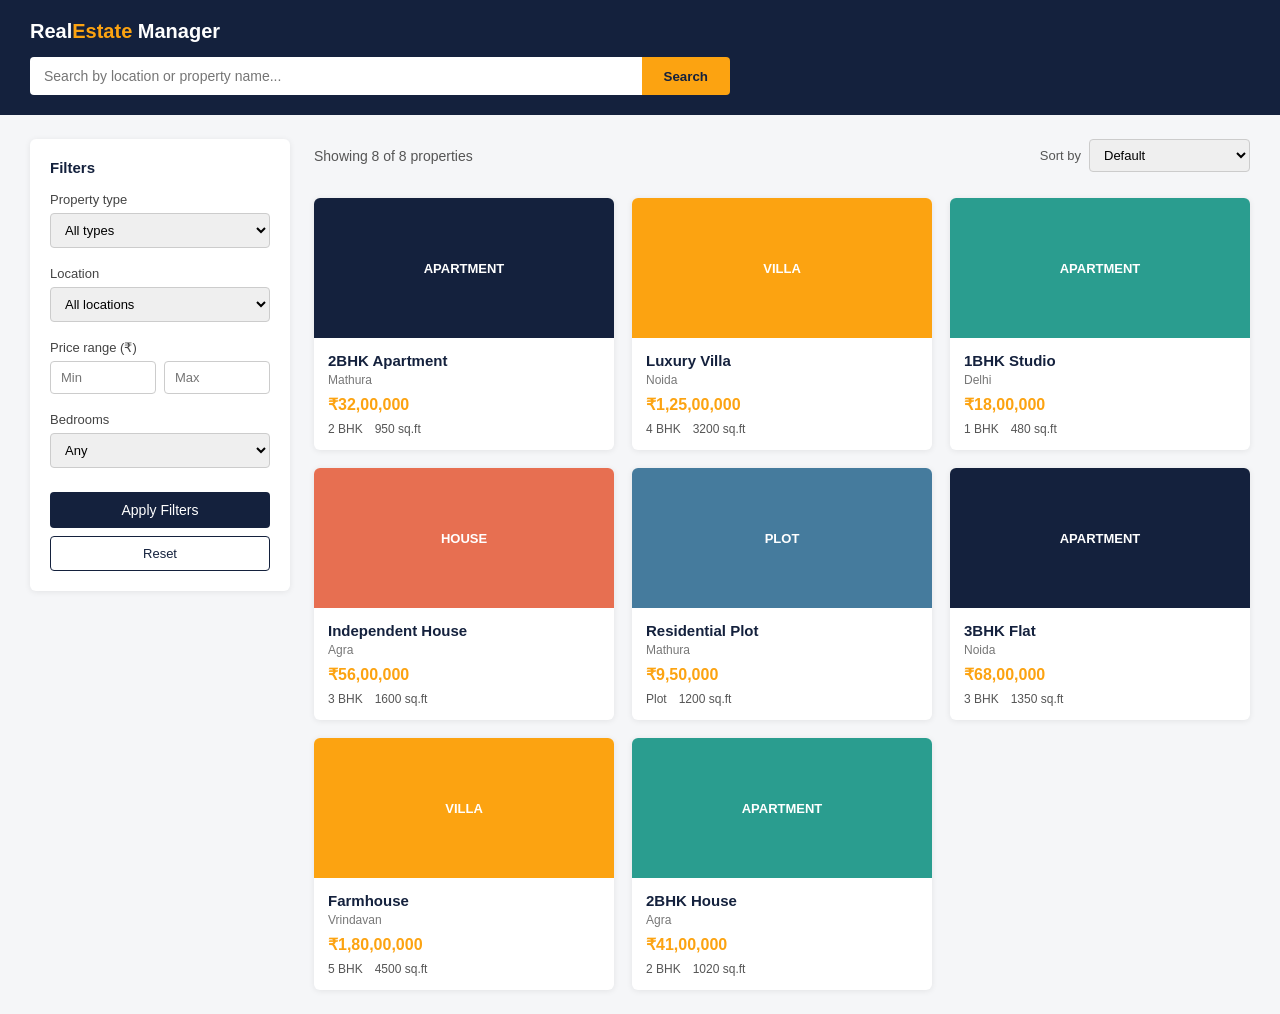
<file: feature-search-filter/index.html>
<!DOCTYPE html>
<html lang="en">
<head>
  <meta charset="UTF-8" />
  <meta name="viewport" content="width=device-width, initial-scale=1.0" />
  <title>Search Properties - RealEstate Manager</title>
  <link rel="stylesheet" href="search.css" />
</head>
<body onload="loadProperties()">

  <!-- ===== Top search bar ===== -->
  <div class="search-header">
    <h1>Real<span>Estate</span> Manager</h1>
    <div class="search-bar">
      <input
        type="text"
        id="searchInput"
        placeholder="Search by location or property name..."
        onkeypress="handleSearchKeypress(event)"
      />
      <button onclick="applyFilters()">Search</button>
    </div>
  </div>

  <div class="page-body">

    <!-- ===== Filters sidebar ===== -->
    <div class="filters-panel">
      <h3>Filters</h3>

      <div class="filter-group">
        <label for="typeFilter">Property type</label>
        <select id="typeFilter">
          <option value="all">All types</option>
          <option value="apartment">Apartment</option>
          <option value="house">House</option>
          <option value="villa">Villa</option>
          <option value="plot">Plot</option>
        </select>
      </div>

      <div class="filter-group">
        <label for="locationFilter">Location</label>
        <select id="locationFilter">
          <option value="all">All locations</option>
        </select>
      </div>

      <div class="filter-group">
        <label>Price range (₹)</label>
        <div class="price-inputs">
          <input type="number" id="minPrice" placeholder="Min" />
          <input type="number" id="maxPrice" placeholder="Max" />
        </div>
        <div class="error-text" id="priceError">Min price, max price se zyada nahi ho sakta.</div>
      </div>

      <div class="filter-group">
        <label for="bedroomsFilter">Bedrooms</label>
        <select id="bedroomsFilter">
          <option value="any">Any</option>
          <option value="1">1</option>
          <option value="2">2</option>
          <option value="3">3</option>
          <option value="4">4+</option>
        </select>
      </div>

      <button class="btn-apply" onclick="applyFilters()">Apply Filters</button>
      <button class="btn-reset" onclick="resetFilters()">Reset</button>
    </div>

    <!-- ===== Results ===== -->
    <div class="results-area">
      <div class="results-top">
        <div class="results-meta" id="resultsMeta">Loading properties...</div>
        <div class="sort-box">
          <label for="sortSelect">Sort by</label>
          <select id="sortSelect">
            <option value="default">Default</option>
            <option value="price-low">Price: Low to High</option>
            <option value="price-high">Price: High to Low</option>
            <option value="area-high">Area: Large to Small</option>
            <option value="area-low">Area: Small to Large</option>
          </select>
        </div>
      </div>
      <div class="active-filters" id="activeFilters"></div>
      <div class="results-grid" id="resultsGrid"></div>
    </div>

  </div>

  <script src="filter.js"></script>
</body>
</html>
</file>
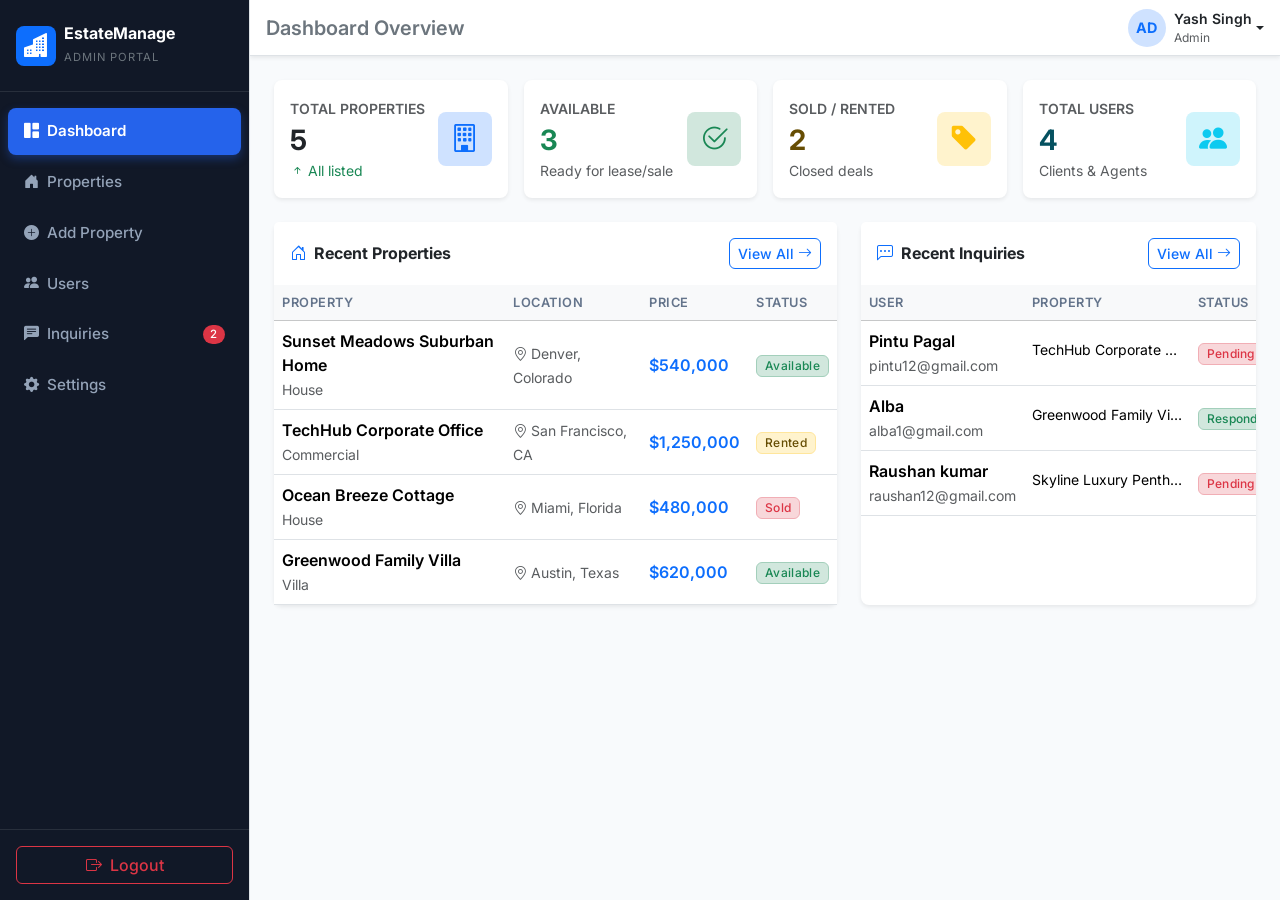
<file: feature-admin/Admin-pannel/index.html>
<!DOCTYPE html>
<html lang="en">
<head>
  <meta charset="UTF-8" />
  <meta name="viewport" content="width=device-width, initial-scale=1.0" />
  <title>Real Estate Admin Panel</title>

  <!-- Google Font (Inter) -->
  <link rel="preconnect" href="https://fonts.googleapis.com" />
  <link rel="preconnect" href="https://fonts.gstatic.com" crossorigin />
  <link href="https://fonts.googleapis.com/css2?family=Inter:wght@400;500;600;700&display=swap" rel="stylesheet" />

  <!-- Bootstrap 5 CSS CDN -->
  <link href="https://cdn.jsdelivr.net/npm/bootstrap@5.3.2/dist/css/bootstrap.min.css" rel="stylesheet" />

  <!-- Bootstrap Icons CDN -->
  <link rel="stylesheet" href="https://cdn.jsdelivr.net/npm/bootstrap-icons@1.11.3/font/bootstrap-icons.min.css" />

  <!-- Custom CSS -->
  <link rel="stylesheet" href="style.css" />
</head>
<body>

  <!-- Toast Notification Container (Fixed at top right) -->
  <div class="toast-container position-fixed top-0 end-0 p-3" style="z-index: 1080;">
    <div id="liveToast" class="toast align-items-center text-white border-0 shadow-lg" role="alert" aria-live="assertive" aria-atomic="true">
      <div class="d-flex">
        <div class="toast-body d-flex align-items-center gap-2">
          <i id="toastIcon" class="bi bi-check-circle-fill fs-5"></i>
          <span id="toastMessage">Action completed successfully!</span>
        </div>
        <button type="button" class="btn-close btn-close-white me-2 m-auto" data-bs-dismiss="toast" aria-label="Close"></button>
      </div>
    </div>
  </div>

  <div class="d-flex" id="wrapper">

    <!-- ==================== SIDEBAR ==================== -->
    <aside id="sidebar-wrapper" class="bg-dark text-white border-end">
      <!-- Sidebar Brand -->
      <div class="sidebar-heading d-flex align-items-center gap-2 px-3 py-4 border-bottom border-secondary border-opacity-25">
        <div class="brand-icon bg-primary text-white rounded-3 p-2 d-flex align-items-center justify-content-center">
          <i class="bi bi-buildings-fill fs-4"></i>
        </div>
        <div>
          <h6 class="mb-0 fw-bold text-white tracking-wide">EstateManage</h6>
          <small class="text-secondary text-uppercase" style="font-size: 0.7rem; letter-spacing: 1px;">Admin Portal</small>
        </div>
      </div>

      <!-- Navigation Links -->
      <div class="list-group list-group-flush my-3 px-2">
        <a href="#dashboard" class="list-group-item list-group-item-action active-nav" data-section="dashboard">
          <i class="bi bi-grid-1x2-fill me-2"></i> Dashboard
        </a>
        <a href="#properties" class="list-group-item list-group-item-action" data-section="properties">
          <i class="bi bi-house-door-fill me-2"></i> Properties
        </a>
        <a href="#add-property" class="list-group-item list-group-item-action" data-section="add-property">
          <i class="bi bi-plus-circle-fill me-2"></i> Add Property
        </a>
        <a href="#users" class="list-group-item list-group-item-action" data-section="users">
          <i class="bi bi-people-fill me-2"></i> Users
        </a>
        <a href="#inquiries" class="list-group-item list-group-item-action" data-section="inquiries">
          <i class="bi bi-chat-left-text-fill me-2"></i> Inquiries
          <span id="inquiryBadge" class="badge bg-danger rounded-pill ms-auto">2</span>
        </a>
        <a href="#settings" class="list-group-item list-group-item-action" data-section="settings">
          <i class="bi bi-gear-fill me-2"></i> Settings
        </a>
      </div>

      <!-- Sidebar Footer / Logout -->
      <div class="sidebar-footer mt-auto p-3 border-top border-secondary border-opacity-25">
        <button id="logoutBtn" class="btn btn-outline-danger w-100 d-flex align-items-center justify-content-center gap-2">
          <i class="bi bi-box-arrow-right"></i> Logout
        </button>
      </div>
    </aside>
    <!-- ==================== /SIDEBAR ==================== -->

    <!-- ==================== MAIN PAGE CONTENT ==================== -->
    <div id="page-content-wrapper" class="w-100">

      <!-- Top Navbar -->
      <nav class="navbar navbar-expand-lg navbar-light bg-white border-bottom shadow-sm px-3 py-2 sticky-top">
        <div class="container-fluid px-0">
          <button class="btn btn-light border d-lg-none me-2" id="sidebarToggle" aria-label="Toggle Navigation">
            <i class="bi bi-list fs-5"></i>
          </button>

          <h5 id="pageTitle" class="mb-0 fw-semibold text-secondary">Dashboard Overview</h5>

          <div class="d-flex align-items-center ms-auto gap-3">
            <div class="dropdown">
              <a href="#" class="d-flex align-items-center text-decoration-none dropdown-toggle text-dark" id="userMenu" data-bs-toggle="dropdown" aria-expanded="false">
                <div class="user-avatar bg-primary-subtle text-primary fw-bold rounded-circle d-flex align-items-center justify-content-center me-2">
                  AD
                </div>
                <div class="d-none d-md-block text-start">
                  <div class="fw-semibold small" id="headerAdminName">Yash Singh</div>
                  <div class="text-muted" style="font-size: 0.75rem;">Admin</div>
                </div>
              </a>
              <ul class="dropdown-menu dropdown-menu-end shadow-sm" aria-labelledby="userMenu">
                <li><a class="dropdown-item" href="#settings" onclick="navigateToSection('settings')"><i class="bi bi-person me-2"></i>Profile & Settings</a></li>
                <li><hr class="dropdown-divider"></li>
                <li><a class="dropdown-item text-danger" href="#" onclick="handleLogout()"><i class="bi bi-box-arrow-right me-2"></i>Logout</a></li>
              </ul>
            </div>
          </div>
        </div>
      </nav>

      <!-- Main Container for View Sections -->
      <main class="container-fluid p-4">

        <!-- ================= SECTION: DASHBOARD ================= -->
        <section id="section-dashboard" class="content-section">
          <!-- 4 Stat Cards -->
          <div class="row g-3 mb-4">
            <!-- Total Properties -->
            <div class="col-12 col-sm-6 col-xl-3">
              <div class="card stat-card border-0 shadow-sm rounded-3">
                <div class="card-body d-flex align-items-center justify-content-between p-3">
                  <div>
                    <span class="text-muted small text-uppercase fw-semibold">Total Properties</span>
                    <h3 class="fw-bold mb-0 mt-1" id="statTotalProperties">0</h3>
                    <small class="text-success"><i class="bi bi-arrow-up-short"></i> All listed</small>
                  </div>
                  <div class="stat-icon bg-primary-subtle text-primary rounded-3 p-3">
                    <i class="bi bi-building fs-3"></i>
                  </div>
                </div>
              </div>
            </div>

            <!-- Available Properties -->
            <div class="col-12 col-sm-6 col-xl-3">
              <div class="card stat-card border-0 shadow-sm rounded-3">
                <div class="card-body d-flex align-items-center justify-content-between p-3">
                  <div>
                    <span class="text-muted small text-uppercase fw-semibold">Available</span>
                    <h3 class="fw-bold mb-0 mt-1 text-success" id="statAvailableProperties">0</h3>
                    <small class="text-muted">Ready for lease/sale</small>
                  </div>
                  <div class="stat-icon bg-success-subtle text-success rounded-3 p-3">
                    <i class="bi bi-check2-circle fs-3"></i>
                  </div>
                </div>
              </div>
            </div>

            <!-- Sold / Rented Properties -->
            <div class="col-12 col-sm-6 col-xl-3">
              <div class="card stat-card border-0 shadow-sm rounded-3">
                <div class="card-body d-flex align-items-center justify-content-between p-3">
                  <div>
                    <span class="text-muted small text-uppercase fw-semibold">Sold / Rented</span>
                    <h3 class="fw-bold mb-0 mt-1 text-warning-emphasis" id="statClosedProperties">0</h3>
                    <small class="text-muted">Closed deals</small>
                  </div>
                  <div class="stat-icon bg-warning-subtle text-warning rounded-3 p-3">
                    <i class="bi bi-tag-fill fs-3"></i>
                  </div>
                </div>
              </div>
            </div>

            <!-- Total Users -->
            <div class="col-12 col-sm-6 col-xl-3">
              <div class="card stat-card border-0 shadow-sm rounded-3">
                <div class="card-body d-flex align-items-center justify-content-between p-3">
                  <div>
                    <span class="text-muted small text-uppercase fw-semibold">Total Users</span>
                    <h3 class="fw-bold mb-0 mt-1 text-info-emphasis" id="statTotalUsers">0</h3>
                    <small class="text-muted">Clients & Agents</small>
                  </div>
                  <div class="stat-icon bg-info-subtle text-info rounded-3 p-3">
                    <i class="bi bi-people-fill fs-3"></i>
                  </div>
                </div>
              </div>
            </div>
          </div>

          <!-- Tables Grid: Recent Properties & Recent Inquiries -->
          <div class="row g-4">
            <!-- Recent Properties -->
            <div class="col-12 col-xl-7">
              <div class="card border-0 shadow-sm rounded-3 h-100">
                <div class="card-header bg-white border-0 py-3 d-flex align-items-center justify-content-between">
                  <h6 class="mb-0 fw-bold"><i class="bi bi-house-door me-2 text-primary"></i>Recent Properties</h6>
                  <button class="btn btn-sm btn-outline-primary" onclick="navigateToSection('properties')">
                    View All <i class="bi bi-arrow-right"></i>
                  </button>
                </div>
                <div class="card-body p-0">
                  <div class="table-responsive">
                    <table class="table table-hover align-middle mb-0">
                      <thead class="table-light">
                        <tr>
                          <th>Property</th>
                          <th>Location</th>
                          <th>Price</th>
                          <th>Status</th>
                        </tr>
                      </thead>
                      <tbody id="dashboardRecentPropertiesBody">
                        <!-- Populated by JS -->
                      </tbody>
                    </table>
                  </div>
                </div>
              </div>
            </div>

            <!-- Recent Inquiries -->
            <div class="col-12 col-xl-5">
              <div class="card border-0 shadow-sm rounded-3 h-100">
                <div class="card-header bg-white border-0 py-3 d-flex align-items-center justify-content-between">
                  <h6 class="mb-0 fw-bold"><i class="bi bi-chat-left-dots me-2 text-primary"></i>Recent Inquiries</h6>
                  <button class="btn btn-sm btn-outline-primary" onclick="navigateToSection('inquiries')">
                    View All <i class="bi bi-arrow-right"></i>
                  </button>
                </div>
                <div class="card-body p-0">
                  <div class="table-responsive">
                    <table class="table table-hover align-middle mb-0">
                      <thead class="table-light">
                        <tr>
                          <th>User</th>
                          <th>Property</th>
                          <th>Status</th>
                        </tr>
                      </thead>
                      <tbody id="dashboardRecentInquiriesBody">
                        <!-- Populated by JS -->
                      </tbody>
                    </table>
                  </div>
                </div>
              </div>
            </div>
          </div>
        </section>

        <!-- ================= SECTION: PROPERTIES ================= -->
        <section id="section-properties" class="content-section d-none">
          <div class="card border-0 shadow-sm rounded-3 mb-4">
            <div class="card-body p-3 p-md-4">
              <div class="d-flex flex-column flex-md-row align-items-md-center justify-content-between gap-3 mb-3">
                <h5 class="fw-bold mb-0">Property Listings</h5>
                <button class="btn btn-primary d-flex align-items-center gap-2" onclick="navigateToSection('add-property')">
                  <i class="bi bi-plus-lg"></i> Add New Property
                </button>
              </div>

              <!-- Filter & Search Controls -->
              <div class="row g-2 align-items-center bg-light p-3 rounded-3 mb-3 border">
                <!-- Search Input -->
                <div class="col-12 col-md-5">
                  <div class="input-group">
                    <span class="input-group-text bg-white border-end-0"><i class="bi bi-search text-muted"></i></span>
                    <input type="text" id="searchInput" class="form-control border-start-0 ps-0" placeholder="Search by name or location..." />
                  </div>
                </div>

                <!-- Type Filter -->
                <div class="col-6 col-md-3">
                  <select id="typeFilter" class="form-select">
                    <option value="">All Types</option>
                    <option value="Apartment">Apartment</option>
                    <option value="House">House</option>
                    <option value="Villa">Villa</option>
                    <option value="Commercial">Commercial</option>
                  </select>
                </div>

                <!-- Status Filter -->
                <div class="col-6 col-md-3">
                  <select id="statusFilter" class="form-select">
                    <option value="">All Statuses</option>
                    <option value="Available">Available</option>
                    <option value="Sold">Sold</option>
                    <option value="Rented">Rented</option>
                  </select>
                </div>

                <!-- Reset Filter Button -->
                <div class="col-12 col-md-1 d-grid">
                  <button id="resetFilterBtn" class="btn btn-outline-secondary" title="Reset Filters">
                    <i class="bi bi-arrow-counterclockwise"></i>
                  </button>
                </div>
              </div>

              <!-- Properties Table -->
              <div class="table-responsive">
                <table class="table table-hover align-middle">
                  <thead class="table-light">
                    <tr>
                      <th style="width: 100px;">ID</th>
                      <th>Property Name</th>
                      <th>Location</th>
                      <th>Type</th>
                      <th>Price</th>
                      <th>Status</th>
                      <th class="text-end" style="min-width: 140px;">Action</th>
                    </tr>
                  </thead>
                  <tbody id="propertiesTableBody">
                    <!-- Populated by JS -->
                  </tbody>
                </table>
              </div>

              <!-- Empty State Notification -->
              <div id="noPropertiesMessage" class="text-center py-5 d-none">
                <i class="bi bi-search fs-1 text-muted"></i>
                <p class="text-muted mt-2">No properties found matching your search or filters.</p>
                <button class="btn btn-sm btn-outline-primary" onclick="resetFilters()">Clear Filters</button>
              </div>
            </div>
          </div>
        </section>

        <!-- ================= SECTION: ADD PROPERTY ================= -->
        <section id="section-add-property" class="content-section d-none">
          <div class="row justify-content-center">
            <div class="col-12 col-lg-10 col-xl-8">
              <div class="card border-0 shadow-sm rounded-3">
                <div class="card-header bg-white border-0 pt-4 pb-0 px-4">
                  <h5 class="fw-bold mb-1">Add New Property</h5>
                  <p class="text-muted small">Fill in the property details below to publish a new listing to the platform.</p>
                </div>
                <div class="card-body p-4">
                  <form id="addPropertyForm" novalidate>
                    <div class="row g-3">
                      <!-- Property Name -->
                      <div class="col-12 col-md-6">
                        <label for="propName" class="form-label fw-semibold">Property Name <span class="text-danger">*</span></label>
                        <input type="text" class="form-control" id="propName" placeholder="e.g. Sunset Luxury Villa" required />
                        <div class="invalid-feedback">Please provide a property name.</div>
                      </div>

                      <!-- Location -->
                      <div class="col-12 col-md-6">
                        <label for="propLocation" class="form-label fw-semibold">Location <span class="text-danger">*</span></label>
                        <input type="text" class="form-control" id="propLocation" placeholder="e.g. Beverly Hills, CA" required />
                        <div class="invalid-feedback">Please provide a location.</div>
                      </div>

                      <!-- Property Type -->
                      <div class="col-12 col-md-6">
                        <label for="propType" class="form-label fw-semibold">Property Type <span class="text-danger">*</span></label>
                        <select class="form-select" id="propType" required>
                          <option value="" disabled selected>Select property type</option>
                          <option value="Apartment">Apartment</option>
                          <option value="House">House</option>
                          <option value="Villa">Villa</option>
                          <option value="Commercial">Commercial</option>
                        </select>
                        <div class="invalid-feedback">Please select a property type.</div>
                      </div>

                      <!-- Price -->
                      <div class="col-12 col-md-6">
                        <label for="propPrice" class="form-label fw-semibold">Price ($) <span class="text-danger">*</span></label>
                        <div class="input-group">
                          <span class="input-group-text">$</span>
                          <input type="number" class="form-control" id="propPrice" placeholder="e.g. 450000" min="1" required />
                        </div>
                        <div class="invalid-feedback">Please enter a valid price.</div>
                      </div>

                      <!-- Bedrooms -->
                      <div class="col-6 col-md-4">
                        <label for="propBedrooms" class="form-label fw-semibold">Bedrooms</label>
                        <input type="number" class="form-control" id="propBedrooms" placeholder="e.g. 3" min="0" value="3" />
                      </div>

                      <!-- Bathrooms -->
                      <div class="col-6 col-md-4">
                        <label for="propBathrooms" class="form-label fw-semibold">Bathrooms</label>
                        <input type="number" class="form-control" id="propBathrooms" placeholder="e.g. 2" min="0" value="2" />
                      </div>

                      <!-- Area -->
                      <div class="col-12 col-md-4">
                        <label for="propArea" class="form-label fw-semibold">Area (sq ft)</label>
                        <input type="number" class="form-control" id="propArea" placeholder="e.g. 2400" min="1" value="2200" />
                      </div>

                      <!-- Status -->
                      <div class="col-12">
                        <label for="propStatus" class="form-label fw-semibold">Status <span class="text-danger">*</span></label>
                        <select class="form-select" id="propStatus" required>
                          <option value="Available" selected>Available</option>
                          <option value="Sold">Sold</option>
                          <option value="Rented">Rented</option>
                        </select>
                      </div>

                      <!-- Description -->
                      <div class="col-12">
                        <label for="propDescription" class="form-label fw-semibold">Description</label>
                        <textarea class="form-control" id="propDescription" rows="3" placeholder="Describe the key features, amenities, and surroundings..."></textarea>
                      </div>

                      <!-- Submit button -->
                      <div class="col-12 d-flex gap-2 justify-content-end pt-3">
                        <button type="reset" class="btn btn-light border px-4">Reset</button>
                        <button type="submit" class="btn btn-primary px-4 d-flex align-items-center gap-2">
                          <i class="bi bi-check-lg"></i> Add Property
                        </button>
                      </div>
                    </div>
                  </form>
                </div>
              </div>
            </div>
          </div>
        </section>

        <!-- ================= SECTION: USERS ================= -->
        <section id="section-users" class="content-section d-none">
          <div class="card border-0 shadow-sm rounded-3">
            <div class="card-body p-3 p-md-4">
              <div class="d-flex align-items-center justify-content-between mb-3">
                <h5 class="fw-bold mb-0">Registered Users</h5>
                <span class="badge bg-primary-subtle text-primary fs-6 px-3 py-2" id="userCountBadge">4 Total Users</span>
              </div>
              <div class="table-responsive">
                <table class="table table-hover align-middle">
                  <thead class="table-light">
                    <tr>
                      <th style="width: 100px;">User ID</th>
                      <th>Name</th>
                      <th>Email</th>
                      <th>Role</th>
                      <th>Status</th>
                      <th class="text-end" style="width: 120px;">Action</th>
                    </tr>
                  </thead>
                  <tbody id="usersTableBody">
                    <!-- Populated by JS -->
                  </tbody>
                </table>
              </div>
            </div>
          </div>
        </section>

        <!-- ================= SECTION: INQUIRIES ================= -->
        <section id="section-inquiries" class="content-section d-none">
          <div class="card border-0 shadow-sm rounded-3">
            <div class="card-body p-3 p-md-4">
              <div class="d-flex align-items-center justify-content-between mb-3">
                <h5 class="fw-bold mb-0">Client Inquiries</h5>
                <span class="text-muted small">Manage property inquiries and messages</span>
              </div>
              <div class="table-responsive">
                <table class="table table-hover align-middle">
                  <thead class="table-light">
                    <tr>
                      <th style="width: 110px;">Inquiry ID</th>
                      <th>User Name</th>
                      <th>Property</th>
                      <th>Email</th>
                      <th>Message</th>
                      <th>Status</th>
                      <th class="text-end" style="width: 140px;">Action</th>
                    </tr>
                  </thead>
                  <tbody id="inquiriesTableBody">
                    <!-- Populated by JS -->
                  </tbody>
                </table>
              </div>
            </div>
          </div>
        </section>

        <!-- ================= SECTION: SETTINGS ================= -->
        <section id="section-settings" class="content-section d-none">
          <div class="row justify-content-center">
            <div class="col-12 col-md-8 col-lg-6">
              <div class="card border-0 shadow-sm rounded-3">
                <div class="card-header bg-white border-0 pt-4 pb-0 px-4">
                  <h5 class="fw-bold mb-1">Admin Profile & Settings</h5>
                  <p class="text-muted small">Update your administrator profile information and account password.</p>
                </div>
                <div class="card-body p-4">
                  <form id="settingsForm">
                    <div class="mb-3">
                      <label for="settingAdminName" class="form-label fw-semibold">Admin Name</label>
                      <input type="text" class="form-control" id="settingAdminName" value="Alex Johnson" required />
                    </div>
                    <div class="mb-3">
                      <label for="settingAdminEmail" class="form-label fw-semibold">Admin Email</label>
                      <input type="email" class="form-control" id="settingAdminEmail" value="admin@estatemanage.com" required />
                    </div>
                    <div class="mb-4">
                      <label for="settingPassword" class="form-label fw-semibold">Change Password</label>
                      <input type="password" class="form-control" id="settingPassword" placeholder="Enter new password (optional)" />
                      <small class="text-muted">Leave blank if you do not wish to change your password.</small>
                    </div>
                    <div class="d-flex justify-content-end">
                      <button type="submit" class="btn btn-primary px-4 d-flex align-items-center gap-2">
                        <i class="bi bi-save2"></i> Save Settings
                      </button>
                    </div>
                  </form>
                </div>
              </div>
            </div>
          </div>
        </section>

      </main>
    </div>
    <!-- ==================== /MAIN PAGE CONTENT ==================== -->

  </div>

  <!-- ==================== VIEW PROPERTY MODAL ==================== -->
  <div class="modal fade" id="viewPropertyModal" tabindex="-1" aria-labelledby="viewPropertyModalLabel" aria-hidden="true">
    <div class="modal-dialog modal-dialog-centered">
      <div class="modal-content border-0 shadow">
        <div class="modal-header">
          <h5 class="modal-title fw-bold" id="viewPropertyModalLabel">Property Details</h5>
          <button type="button" class="btn-close" data-bs-dismiss="modal" aria-label="Close"></button>
        </div>
        <div class="modal-body p-4">
          <div class="d-flex justify-content-between align-items-start mb-3">
            <div>
              <span class="badge bg-secondary mb-1" id="viewPropId">#PROP-101</span>
              <h5 class="fw-bold mb-0" id="viewPropName">Property Title</h5>
              <p class="text-muted small mb-0"><i class="bi bi-geo-alt me-1 text-danger"></i><span id="viewPropLocation">Location</span></p>
            </div>
            <span class="badge fs-6" id="viewPropStatusBadge">Available</span>
          </div>

          <div class="bg-light p-3 rounded-3 mb-3">
            <div class="row g-2 text-center">
              <div class="col-4 border-end">
                <span class="text-muted small d-block">Type</span>
                <strong id="viewPropType">House</strong>
              </div>
              <div class="col-4 border-end">
                <span class="text-muted small d-block">Bedrooms</span>
                <strong id="viewPropBedrooms">3 Beds</strong>
              </div>
              <div class="col-4">
                <span class="text-muted small d-block">Bathrooms</span>
                <strong id="viewPropBathrooms">2 Baths</strong>
              </div>
            </div>
          </div>

          <div class="mb-3 d-flex justify-content-between align-items-center p-2 border-bottom">
            <span class="text-muted">Area</span>
            <span class="fw-semibold" id="viewPropArea">2,400 sq ft</span>
          </div>
          <div class="mb-3 d-flex justify-content-between align-items-center p-2 border-bottom">
            <span class="text-muted">Listed Price</span>
            <span class="fw-bold fs-5 text-primary" id="viewPropPrice">$450,000</span>
          </div>

          <div>
            <label class="fw-semibold text-muted small">Description</label>
            <p class="text-secondary small mt-1" id="viewPropDescription">No description available.</p>
          </div>
        </div>
        <div class="modal-footer">
          <button type="button" class="btn btn-secondary" data-bs-dismiss="modal">Close</button>
        </div>
      </div>
    </div>
  </div>

  <!-- ==================== EDIT PROPERTY MODAL ==================== -->
  <div class="modal fade" id="editPropertyModal" tabindex="-1" aria-labelledby="editPropertyModalLabel" aria-hidden="true">
    <div class="modal-dialog modal-dialog-centered modal-lg">
      <div class="modal-content border-0 shadow">
        <div class="modal-header">
          <h5 class="modal-title fw-bold" id="editPropertyModalLabel"><i class="bi bi-pencil-square me-2 text-primary"></i>Edit Property</h5>
          <button type="button" class="btn-close" data-bs-dismiss="modal" aria-label="Close"></button>
        </div>
        <form id="editPropertyForm" novalidate>
          <div class="modal-body p-4">
            <!-- Hidden input for ID -->
            <input type="hidden" id="editPropId" />

            <div class="row g-3">
              <div class="col-12 col-md-6">
                <label for="editPropName" class="form-label fw-semibold">Property Name <span class="text-danger">*</span></label>
                <input type="text" class="form-control" id="editPropName" required />
              </div>

              <div class="col-12 col-md-6">
                <label for="editPropLocation" class="form-label fw-semibold">Location <span class="text-danger">*</span></label>
                <input type="text" class="form-control" id="editPropLocation" required />
              </div>

              <div class="col-12 col-md-6">
                <label for="editPropType" class="form-label fw-semibold">Type <span class="text-danger">*</span></label>
                <select class="form-select" id="editPropType" required>
                  <option value="Apartment">Apartment</option>
                  <option value="House">House</option>
                  <option value="Villa">Villa</option>
                  <option value="Commercial">Commercial</option>
                </select>
              </div>

              <div class="col-12 col-md-6">
                <label for="editPropPrice" class="form-label fw-semibold">Price ($) <span class="text-danger">*</span></label>
                <div class="input-group">
                  <span class="input-group-text">$</span>
                  <input type="number" class="form-control" id="editPropPrice" min="1" required />
                </div>
              </div>

              <div class="col-6 col-md-4">
                <label for="editPropBedrooms" class="form-label fw-semibold">Bedrooms</label>
                <input type="number" class="form-control" id="editPropBedrooms" min="0" />
              </div>

              <div class="col-6 col-md-4">
                <label for="editPropBathrooms" class="form-label fw-semibold">Bathrooms</label>
                <input type="number" class="form-control" id="editPropBathrooms" min="0" />
              </div>

              <div class="col-12 col-md-4">
                <label for="editPropArea" class="form-label fw-semibold">Area (sq ft)</label>
                <input type="number" class="form-control" id="editPropArea" min="1" />
              </div>

              <div class="col-12">
                <label for="editPropStatus" class="form-label fw-semibold">Status <span class="text-danger">*</span></label>
                <select class="form-select" id="editPropStatus" required>
                  <option value="Available">Available</option>
                  <option value="Sold">Sold</option>
                  <option value="Rented">Rented</option>
                </select>
              </div>

              <div class="col-12">
                <label for="editPropDescription" class="form-label fw-semibold">Description</label>
                <textarea class="form-control" id="editPropDescription" rows="3"></textarea>
              </div>
            </div>
          </div>
          <div class="modal-footer">
            <button type="button" class="btn btn-light border" data-bs-dismiss="modal">Cancel</button>
            <button type="submit" class="btn btn-primary px-4">Save Changes</button>
          </div>
        </form>
      </div>
    </div>
  </div>

  <!-- ==================== VIEW INQUIRY MODAL ==================== -->
  <div class="modal fade" id="viewInquiryModal" tabindex="-1" aria-labelledby="viewInquiryModalLabel" aria-hidden="true">
    <div class="modal-dialog modal-dialog-centered">
      <div class="modal-content border-0 shadow">
        <div class="modal-header">
          <h5 class="modal-title fw-bold" id="viewInquiryModalLabel"><i class="bi bi-chat-left-text me-2 text-primary"></i>Inquiry Details</h5>
          <button type="button" class="btn-close" data-bs-dismiss="modal" aria-label="Close"></button>
        </div>
        <div class="modal-body p-4">
          <div class="mb-3">
            <span class="badge bg-secondary mb-1" id="modalInquiryId">#INQ-201</span>
            <h6 class="fw-bold mb-0" id="modalInquiryUser">User Name</h6>
            <span class="text-muted small" id="modalInquiryEmail">user@example.com</span>
          </div>
          <div class="p-2 bg-light rounded-2 mb-3">
            <small class="text-muted d-block">Target Property:</small>
            <strong id="modalInquiryProperty">Property Name</strong>
          </div>
          <div>
            <small class="text-muted d-block mb-1">Message:</small>
            <p class="p-3 bg-light rounded-3 border small mb-0" id="modalInquiryMessage">Message text goes here.</p>
          </div>
        </div>
        <div class="modal-footer">
          <button type="button" class="btn btn-secondary" data-bs-dismiss="modal">Close</button>
          <button type="button" class="btn btn-success" id="modalMarkRespondedBtn">Mark as Responded</button>
        </div>
      </div>
    </div>
  </div>

  <!-- Bootstrap 5 JS Bundle CDN -->
  <script src="https://cdn.jsdelivr.net/npm/bootstrap@5.3.2/dist/js/bootstrap.bundle.min.js"></script>

  <!-- Custom JavaScript -->
  <script src="index.js"></script>
</body>
</html>
</file>
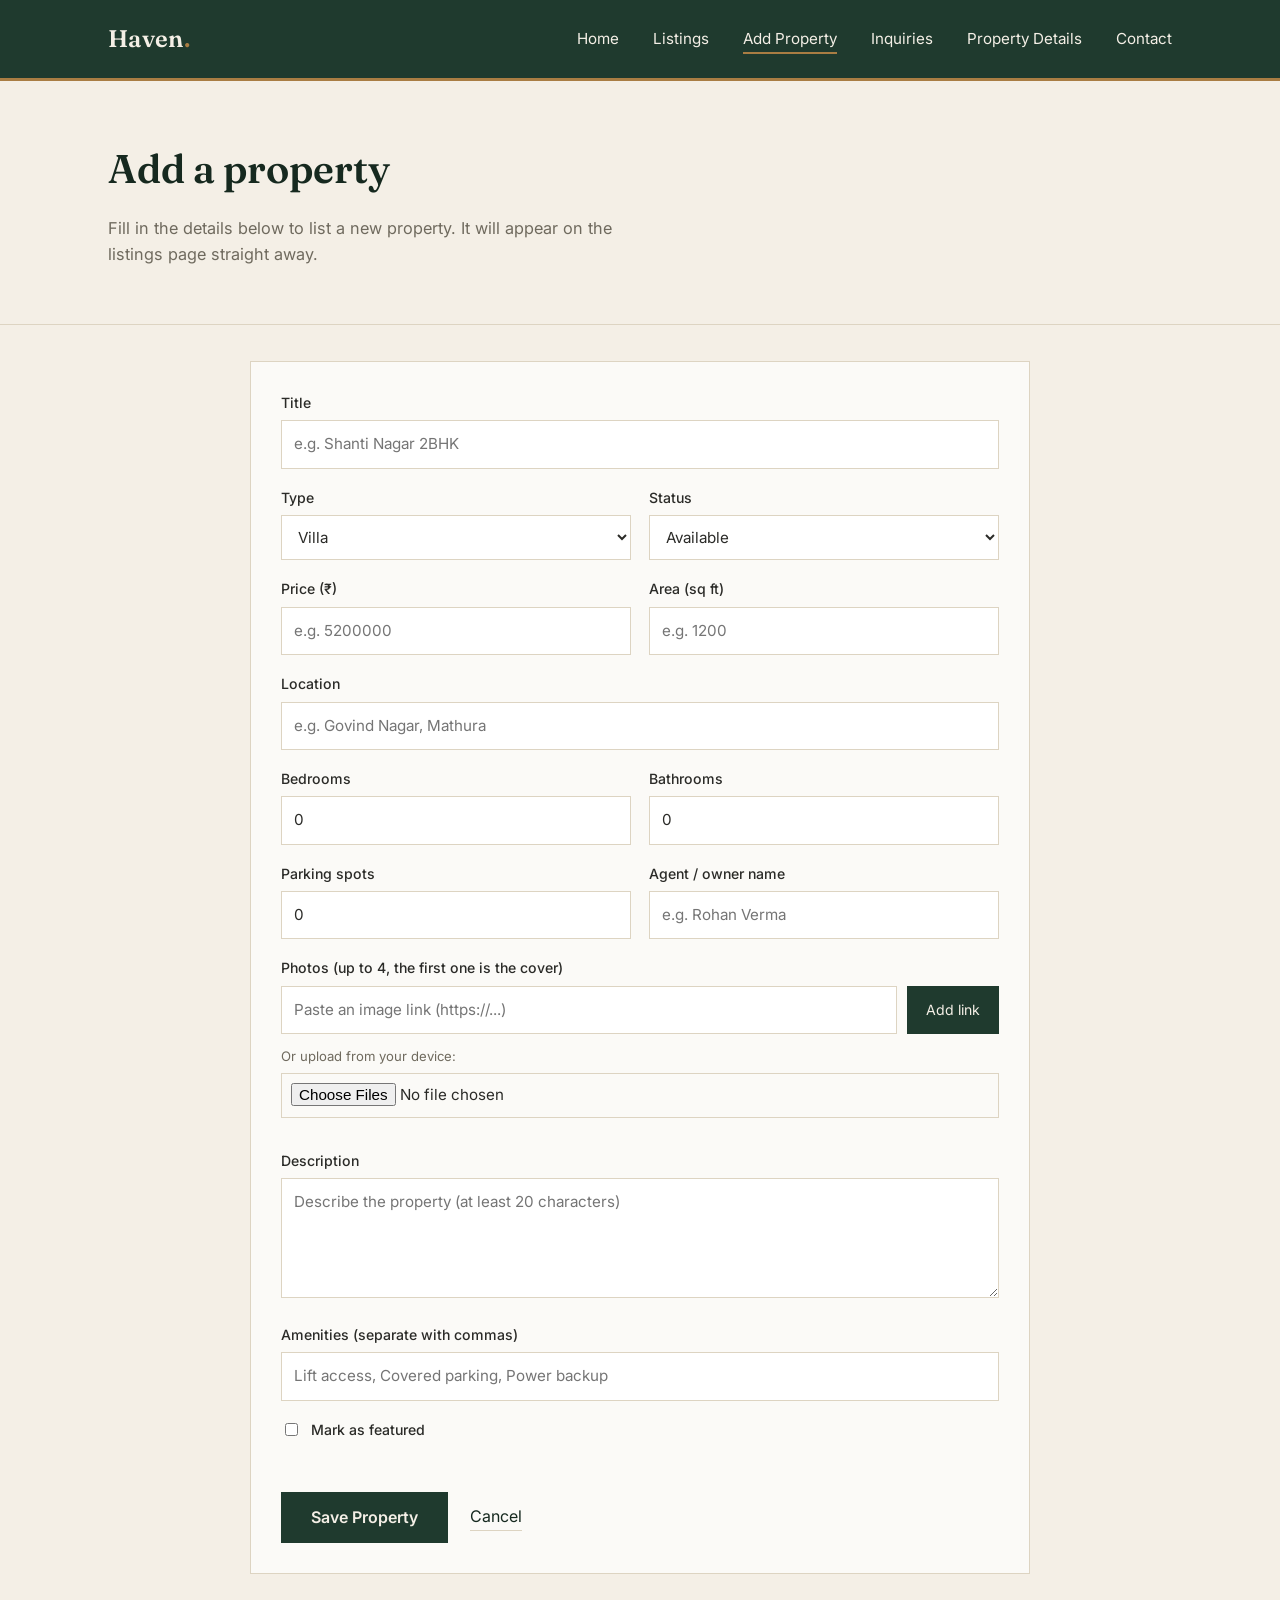
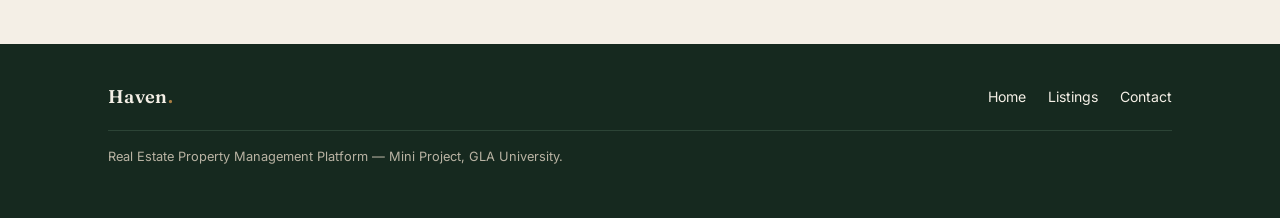
<file: feature-property/add-property.html>
<!DOCTYPE html>
<html lang="en">
<head>
<meta charset="UTF-8">
<meta name="viewport" content="width=device-width, initial-scale=1.0">
<title>Add Property — Haven</title>
<link rel="preconnect" href="https://fonts.googleapis.com">
<link href="https://fonts.googleapis.com/css2?family=Fraunces:wght@500;600&family=Inter:wght@400;500;600&display=swap" rel="stylesheet">
<link rel="stylesheet" href="css/style.css">
</head>
<body>

<header class="site-header">
  <div class="nav-row">
    <a href="index.html" class="brand">Haven<span>.</span></a>
    <nav class="main-nav">
      <ul>
        <li><a href="index.html">Home</a></li>
        <li><a href="listings.html">Listings</a></li>
        <li><a href="add-property.html" class="active">Add Property</a></li>
        <li><a href="inquiries.html">Inquiries</a></li>
        <li><a href="property.html">Property Details</a></li>
        <li><a href="contact.html">Contact</a></li>
      </ul>
    </nav>
  </div>
</header>

<section class="page-intro">
  <div class="wrap">
    <h1 id="page-heading">Add a property</h1>
    <p id="page-sub">Fill in the details below to list a new property. It will appear on the listings page straight away.</p>
  </div>
</section>

<div class="form-card">
  <form id="add-form" novalidate>
    <div class="form-grid">

      <div class="full">
        <label for="title">Title</label>
        <input type="text" id="title" maxlength="80" placeholder="e.g. Shanti Nagar 2BHK">
      </div>

      <div>
        <label for="type">Type</label>
        <select id="type">
          <option>Villa</option>
          <option>Apartment</option>
          <option>Independent House</option>
          <option>Plot</option>
        </select>
      </div>

      <div>
        <label for="status">Status</label>
        <select id="status">
          <option>Available</option>
          <option>Sold</option>
          <option>Rented</option>
        </select>
      </div>

      <div>
        <label for="price">Price (₹)</label>
        <input type="number" id="price" min="0" placeholder="e.g. 5200000">
      </div>

      <div>
        <label for="area">Area (sq ft)</label>
        <input type="number" id="area" min="0" placeholder="e.g. 1200">
      </div>

      <div class="full">
        <label for="location">Location</label>
        <input type="text" id="location" maxlength="100" placeholder="e.g. Govind Nagar, Mathura">
      </div>

      <div>
        <label for="bedrooms">Bedrooms</label>
        <input type="number" id="bedrooms" value="0" min="0">
      </div>

      <div>
        <label for="bathrooms">Bathrooms</label>
        <input type="number" id="bathrooms" value="0" min="0">
      </div>

      <div>
        <label for="parking">Parking spots</label>
        <input type="number" id="parking" value="0" min="0">
      </div>

      <div>
        <label for="agent">Agent / owner name</label>
        <input type="text" id="agent" maxlength="60" placeholder="e.g. Rohan Verma">
      </div>

      <div class="full">
        <label for="image-url">Photos (up to 4, the first one is the cover)</label>
        <div class="image-add">
          <input type="text" id="image-url" placeholder="Paste an image link (https://...)">
          <button type="button" class="btn-small" id="add-url-btn">Add link</button>
        </div>
        <p class="hint">Or upload from your device:</p>
        <input type="file" id="image-file" accept="image/*" multiple>
        <div class="image-preview" id="image-preview"></div>
      </div>

      <div class="full">
        <label for="description">Description</label>
        <textarea id="description" maxlength="800" placeholder="Describe the property (at least 20 characters)"></textarea>
      </div>

      <div class="full">
        <label for="amenities">Amenities (separate with commas)</label>
        <input type="text" id="amenities" placeholder="Lift access, Covered parking, Power backup">
      </div>

      <div class="full check-row">
        <input type="checkbox" id="featured">
        <label for="featured">Mark as featured</label>
      </div>

    </div>

    <p id="form-message" class="form-message"></p>

    <div class="form-actions">
      <button type="submit" class="form-btn" id="save-btn">Save Property</button>
      <a href="listings.html" class="action-link">Cancel</a>
    </div>
  </form>
</div>

<footer class="site-footer">
  <div class="wrap">
    <div class="footer-row">
      <span class="brand">Haven<span>.</span></span>
      <ul class="footer-links">
        <li><a href="index.html">Home</a></li>
        <li><a href="listings.html">Listings</a></li>
        <li><a href="contact.html">Contact</a></li>
      </ul>
    </div>
    <p class="footer-note">Real Estate Property Management Platform — Mini Project, GLA University.</p>
  </div>
</footer>

<script src="js/data.js"></script>
<script src="js/add-property.js"></script>

</body>
</html>
</file>
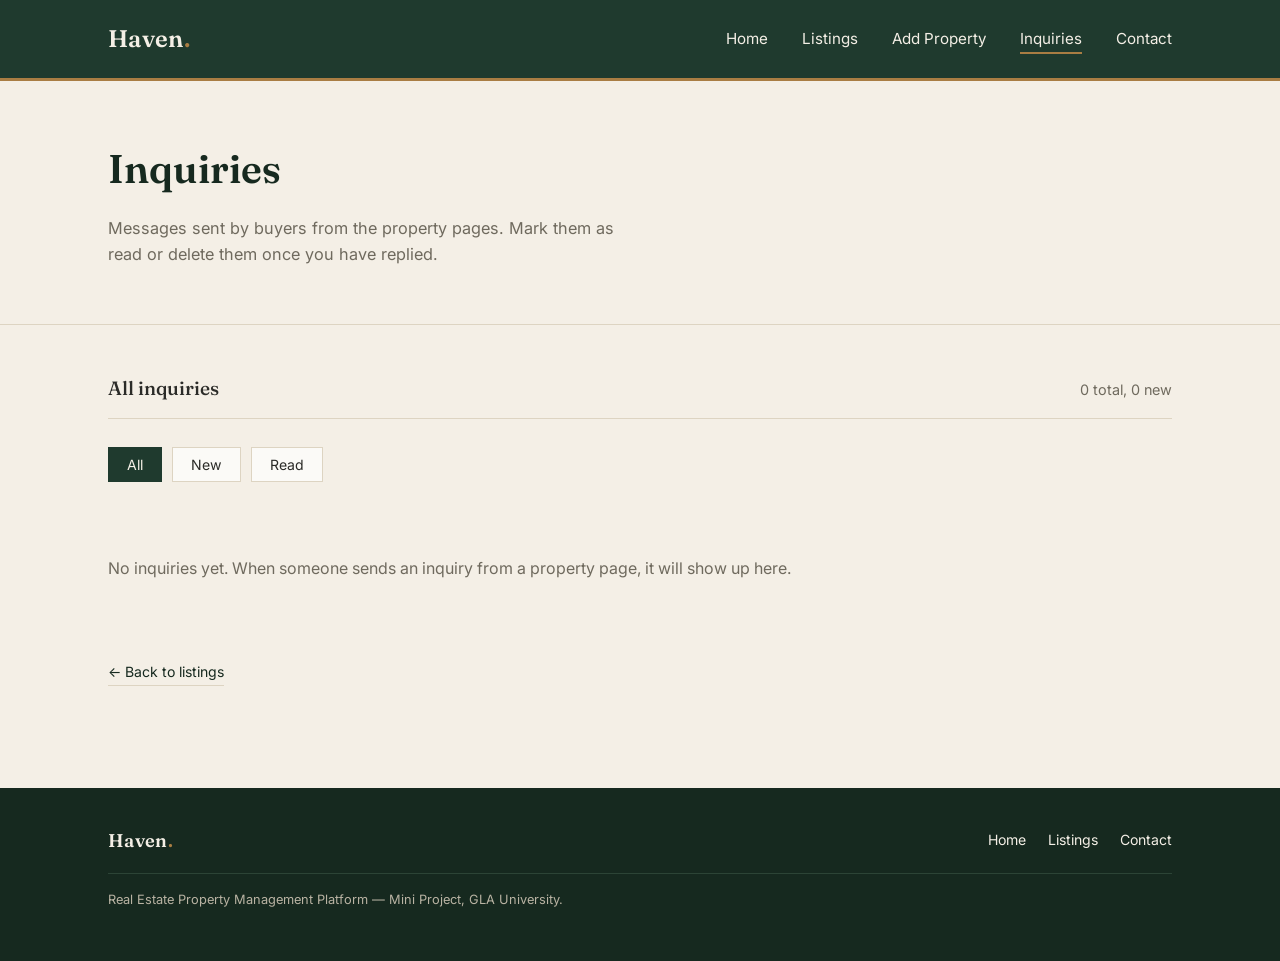
<file: feature-property/inquiries.html>
<!DOCTYPE html>
<html lang="en">
<head>
<meta charset="UTF-8">
<meta name="viewport" content="width=device-width, initial-scale=1.0">
<title>Inquiries — Haven</title>
<link rel="preconnect" href="https://fonts.googleapis.com">
<link href="https://fonts.googleapis.com/css2?family=Fraunces:wght@500;600&family=Inter:wght@400;500;600&display=swap" rel="stylesheet">
<link rel="stylesheet" href="css/style.css">
</head>
<body>

<header class="site-header">
  <div class="nav-row">
    <a href="index.html" class="brand">Haven<span>.</span></a>
    <nav class="main-nav">
      <ul>
        <li><a href="index.html">Home</a></li>
        <li><a href="listings.html">Listings</a></li>
        <li><a href="add-property.html">Add Property</a></li>
        <li><a href="inquiries.html" class="active">Inquiries</a></li>
        <li><a href="contact.html">Contact</a></li>
      </ul>
    </nav>
  </div>
</header>

<section class="page-intro">
  <div class="wrap">
    <h1>Inquiries</h1>
    <p>Messages sent by buyers from the property pages. Mark them as read or delete them once you have replied.</p>
  </div>
</section>

<section class="listings-section">
  <div class="wrap">

    <div class="results-bar">
      <h2>All inquiries</h2>
      <span id="inquiry-count"></span>
    </div>

    <div class="filter-bar">
      <button type="button" class="filter-btn active" data-tab="All">All</button>
      <button type="button" class="filter-btn" data-tab="New">New</button>
      <button type="button" class="filter-btn" data-tab="Read">Read</button>
    </div>

    <div class="inquiry-list" id="inquiry-list"></div>

    <p class="reset-row">
      <a href="listings.html" class="action-link">← Back to listings</a>
      <button type="button" class="action-delete" id="clear-all">Delete all inquiries</button>
    </p>

  </div>
</section>

<footer class="site-footer">
  <div class="wrap">
    <div class="footer-row">
      <span class="brand">Haven<span>.</span></span>
      <ul class="footer-links">
        <li><a href="index.html">Home</a></li>
        <li><a href="listings.html">Listings</a></li>
        <li><a href="contact.html">Contact</a></li>
      </ul>
    </div>
    <p class="footer-note">Real Estate Property Management Platform — Mini Project, GLA University.</p>
  </div>
</footer>

<script src="js/data.js"></script>
<script src="js/inquiries.js"></script>

</body>
</html>
</file>
<file: feature-search-filter/search.css>
* {
  margin: 0;
  padding: 0;
  box-sizing: border-box;
}

body {
  font-family: "Segoe UI", Arial, sans-serif;
  background-color: #f5f6f8;
  color: #222;
}

/* ---------- Top search bar ---------- */

.search-header {
  background-color: #14213d;
  padding: 20px 30px;
}

.search-header h1 {
  color: #fff;
  font-size: 20px;
  margin-bottom: 14px;
}

.search-header h1 span {
  color: #fca311;
}

.search-bar {
  display: flex;
  max-width: 700px;
}

.search-bar input {
  flex: 1;
  padding: 11px 14px;
  border: none;
  border-radius: 4px 0 0 4px;
  font-size: 14px;
}

.search-bar input:focus {
  outline: none;
}

.search-bar button {
  padding: 11px 22px;
  background-color: #fca311;
  color: #14213d;
  font-weight: 600;
  border: none;
  border-radius: 0 4px 4px 0;
  cursor: pointer;
}

.search-bar button:hover {
  background-color: #e6940a;
}

/* ---------- Layout: sidebar + results ---------- */

.page-body {
  display: flex;
  align-items: flex-start;
  gap: 24px;
  padding: 24px 30px;
}

.filters-panel {
  background-color: #fff;
  border-radius: 6px;
  padding: 20px;
  width: 260px;
  flex-shrink: 0;
  box-shadow: 0 1px 6px rgba(0, 0, 0, 0.08);
}

.filters-panel h3 {
  font-size: 15px;
  margin-bottom: 16px;
  color: #14213d;
}

.filter-group {
  margin-bottom: 18px;
}

.filter-group label {
  display: block;
  font-size: 13px;
  color: #444;
  margin-bottom: 6px;
}

.filter-group select,
.filter-group input {
  width: 100%;
  padding: 8px 10px;
  border: 1px solid #ccc;
  border-radius: 4px;
  font-size: 13px;
}

.price-inputs {
  display: flex;
  gap: 8px;
}

.checkbox-row {
  display: flex;
  align-items: center;
  gap: 8px;
  font-size: 13px;
  margin-bottom: 6px;
  color: #444;
}

.checkbox-row input {
  width: auto;
}

.btn-apply {
  width: 100%;
  padding: 10px;
  background-color: #14213d;
  color: #fff;
  border: none;
  border-radius: 4px;
  cursor: pointer;
  font-size: 14px;
  margin-top: 6px;
}

.btn-apply:hover {
  background-color: #1f2f57;
}

.btn-reset {
  width: 100%;
  padding: 9px;
  background-color: transparent;
  color: #14213d;
  border: 1px solid #14213d;
  border-radius: 4px;
  cursor: pointer;
  font-size: 13px;
  margin-top: 8px;
}

.btn-reset:hover {
  background-color: #f0f0f0;
}

/* ---------- Results ---------- */

.results-area {
  flex: 1;
}

.results-meta {
  font-size: 14px;
  color: #555;
  margin-bottom: 14px;
}

.results-grid {
  display: grid;
  grid-template-columns: repeat(auto-fill, minmax(240px, 1fr));
  gap: 18px;
}

.property-card {
  background-color: #fff;
  border-radius: 6px;
  overflow: hidden;
  box-shadow: 0 1px 6px rgba(0, 0, 0, 0.08);
}

.property-thumb {
  height: 140px;
  display: flex;
  align-items: center;
  justify-content: center;
  color: #fff;
  font-size: 13px;
  font-weight: 600;
}

.property-info {
  padding: 14px;
}

.property-info h4 {
  font-size: 15px;
  color: #14213d;
  margin-bottom: 4px;
}

.property-info .location {
  font-size: 12px;
  color: #777;
  margin-bottom: 8px;
}

.property-info .price {
  font-size: 16px;
  font-weight: 700;
  color: #fca311;
  margin-bottom: 8px;
}

.property-meta {
  display: flex;
  gap: 12px;
  font-size: 12px;
  color: #555;
}

.no-results {
  text-align: center;
  padding: 60px 20px;
  color: #777;
}

/* ---------- Extra features: sort, chips, error ---------- */

.results-top {
  display: flex;
  justify-content: space-between;
  align-items: center;
  margin-bottom: 12px;
}

.results-top .results-meta {
  margin-bottom: 0;
}

.sort-box {
  display: flex;
  align-items: center;
  gap: 8px;
  font-size: 13px;
  color: #555;
}

.sort-box select {
  padding: 7px 10px;
  border: 1px solid #ccc;
  border-radius: 4px;
  font-size: 13px;
}

.active-filters {
  display: flex;
  flex-wrap: wrap;
  gap: 8px;
  margin-bottom: 14px;
}

.chip {
  background-color: #fff3d6;
  color: #14213d;
  border: 1px solid #fca311;
  border-radius: 20px;
  padding: 4px 10px;
  font-size: 12px;
}

.chip button {
  background: none;
  border: none;
  margin-left: 6px;
  cursor: pointer;
  color: #14213d;
  font-size: 14px;
}

.clear-all {
  background: none;
  border: none;
  color: #d64545;
  font-size: 12px;
  cursor: pointer;
  text-decoration: underline;
}

.error-text {
  color: #d64545;
  font-size: 12px;
  margin-top: 6px;
  display: none;
}
</file>
<file: feature-admin/Admin-pannel/style.css>
/* =========================================================
   Real Estate Admin Panel - Custom Styles
   ========================================================= */

:root {
  --sidebar-width: 250px;
  --sidebar-bg: #111827; /* Dark slate */
  --sidebar-hover: #1f2937;
  --sidebar-active: #2563eb; /* Primary accent */
  --body-bg: #f8fafc;
  --font-family: 'Inter', -apple-system, BlinkMacSystemFont, "Segoe UI", Roboto, sans-serif;
}

body {
  font-family: var(--font-family);
  background-color: var(--body-bg);
  color: #334155;
  overflow-x: hidden;
}

/* ==================== WRAPPER & LAYOUT ==================== */
#wrapper {
  display: flex;
  width: 100%;
  min-height: 100vh;
  align-items: stretch;
}

/* ==================== SIDEBAR STYLES ==================== */
#sidebar-wrapper {
  min-height: 100vh;
  width: var(--sidebar-width);
  background-color: var(--sidebar-bg) !important;
  display: flex;
  flex-direction: column;
  transition: margin 0.25s ease-out;
  flex-shrink: 0;
  z-index: 1000;
}

.brand-icon {
  width: 40px;
  height: 40px;
}

#sidebar-wrapper .list-group-item {
  border: none;
  background-color: transparent;
  color: #94a3b8;
  font-size: 0.95rem;
  font-weight: 500;
  padding: 0.75rem 1rem;
  border-radius: 8px;
  margin-bottom: 4px;
  display: flex;
  align-items: center;
  transition: all 0.2s ease-in-out;
}

#sidebar-wrapper .list-group-item:hover {
  background-color: var(--sidebar-hover);
  color: #ffffff;
}

#sidebar-wrapper .list-group-item.active-nav {
  background-color: var(--sidebar-active);
  color: #ffffff;
  font-weight: 600;
  box-shadow: 0 4px 10px rgba(37, 99, 235, 0.35);
}

/* ==================== PAGE CONTENT ==================== */
#page-content-wrapper {
  flex-grow: 1;
  background-color: var(--body-bg);
  min-height: 100vh;
  overflow-y: auto;
}

.user-avatar {
  width: 38px;
  height: 38px;
  font-size: 0.9rem;
}

/* ==================== STAT CARDS ==================== */
.stat-card {
  transition: transform 0.2s ease, box-shadow 0.2s ease;
}

.stat-card:hover {
  transform: translateY(-3px);
  box-shadow: 0 10px 20px rgba(0, 0, 0, 0.08) !important;
}

.stat-icon {
  width: 54px;
  height: 54px;
  display: flex;
  align-items: center;
  justify-content: center;
}

/* ==================== TABLES ==================== */
.table {
  vertical-align: middle;
}

.table thead th {
  font-size: 0.8rem;
  text-transform: uppercase;
  letter-spacing: 0.5px;
  color: #64748b;
  font-weight: 600;
  border-bottom-width: 1px;
}

.table tbody tr {
  transition: background-color 0.15s ease-in-out;
}

.table-hover tbody tr:hover {
  background-color: #f1f5f9;
}

/* Status Badges */
.badge {
  font-weight: 500;
  letter-spacing: 0.3px;
}

/* ==================== BUTTONS & CONTROLS ==================== */
.btn {
  font-weight: 500;
  border-radius: 6px;
}

.form-control,
.form-select {
  border-radius: 6px;
  font-size: 0.95rem;
}

.form-control:focus,
.form-select:focus {
  border-color: #3b82f6;
  box-shadow: 0 0 0 0.25rem rgba(59, 130, 246, 0.15);
}

/* ==================== RESPONSIVE BEHAVIOR ==================== */
@media (max-width: 991.98px) {
  #sidebar-wrapper {
    margin-left: calc(-1 * var(--sidebar-width));
    position: fixed;
    top: 0;
    bottom: 0;
    left: 0;
  }

  #sidebar-wrapper.toggled {
    margin-left: 0;
  }
}
</file>
<file: feature-property/css/style.css>
/* =========================================================
   Haven — Real Estate Property Management Platform
   Shared stylesheet: Listings + Property Details pages
   ========================================================= */

:root {
  --forest: #1f3a2e;
  --forest-deep: #16291f;
  --sand: #f4efe6;
  --card: #fbfaf7;
  --brass: #a97d43;
  --brass-deep: #8a632f;
  --charcoal: #2b2b28;
  --line: #ddd4c2;
  --muted: #6f6a5e;
}

* { box-sizing: border-box; }

html, body {
  margin: 0;
  padding: 0;
  background: var(--sand);
  color: var(--charcoal);
  font-family: 'Inter', -apple-system, sans-serif;
  font-size: 16px;
  line-height: 1.6;
}

h1, h2, h3, .brand {
  font-family: 'Fraunces', Georgia, serif;
  color: var(--forest-deep);
  margin: 0;
}

a { text-decoration: none; color: inherit; }
img { max-width: 100%; display: block; }

/* ---------- Layout shell ---------- */
.wrap {
  max-width: 1120px;
  margin: 0 auto;
  padding: 0 28px;
}

/* ---------- Navigation ---------- */
header.site-header {
  background: var(--forest);
  border-bottom: 3px solid var(--brass);
}

.nav-row {
  display: flex;
  align-items: center;
  justify-content: space-between;
  padding: 20px 28px;
  max-width: 1120px;
  margin: 0 auto;
}

.brand {
  color: var(--sand);
  font-size: 1.5rem;
  font-weight: 600;
  letter-spacing: 0.3px;
}

.brand span {
  color: var(--brass);
}

nav.main-nav ul {
  list-style: none;
  display: flex;
  gap: 34px;
  margin: 0;
  padding: 0;
}

nav.main-nav a {
  color: var(--sand);
  font-size: 0.95rem;
  padding-bottom: 4px;
  border-bottom: 2px solid transparent;
  transition: border-color 0.2s ease;
}

nav.main-nav a:hover,
nav.main-nav a.active {
  border-bottom-color: var(--brass);
}

/* ---------- Page intro banner ---------- */
.page-intro {
  padding: 56px 0 40px;
  border-bottom: 1px solid var(--line);
}

.page-intro h1 {
  font-size: 2.5rem;
  font-weight: 600;
  max-width: 640px;
}

.page-intro p {
  color: var(--muted);
  max-width: 520px;
  margin-top: 14px;
  font-size: 1.02rem;
}

/* ---------- Listings grid ---------- */
.listings-section {
  padding: 48px 0 72px;
}

.results-bar {
  display: flex;
  justify-content: space-between;
  align-items: baseline;
  margin-bottom: 28px;
  border-bottom: 1px solid var(--line);
  padding-bottom: 14px;
}

.results-bar h2 {
  font-size: 1.2rem;
  font-weight: 500;
  color: var(--charcoal);
}

.results-bar span {
  color: var(--muted);
  font-size: 0.9rem;
}

.property-grid {
  display: grid;
  grid-template-columns: repeat(3, 1fr);
  gap: 30px;
}

.property-card {
  background: var(--card);
  border: 1px solid var(--line);
  overflow: hidden;
  display: flex;
  flex-direction: column;
}

.property-card .photo {
  position: relative;
  height: 190px;
  overflow: hidden;
}

.property-card .photo img {
  width: 100%;
  height: 100%;
  object-fit: cover;
}

.tag {
  position: absolute;
  top: 12px;
  left: 12px;
  background: var(--forest);
  color: var(--sand);
  font-size: 0.72rem;
  padding: 5px 10px;
  letter-spacing: 0.4px;
}

.property-card .body {
  padding: 20px 20px 22px;
  display: flex;
  flex-direction: column;
  flex: 1;
}

.property-card h3 {
  font-size: 1.15rem;
  font-weight: 600;
  margin-bottom: 6px;
}

.location {
  color: var(--muted);
  font-size: 0.88rem;
  margin-bottom: 14px;
}

.card-footer {
  margin-top: auto;
  display: flex;
  align-items: center;
  justify-content: space-between;
  padding-top: 14px;
  border-top: 1px solid var(--line);
}

.price {
  font-family: 'Fraunces', serif;
  font-size: 1.2rem;
  color: var(--brass-deep);
  font-weight: 600;
}

.view-link {
  font-size: 0.85rem;
  color: var(--forest-deep);
  border-bottom: 1px solid var(--brass);
  padding-bottom: 2px;
}

.view-link:hover { color: var(--brass-deep); }

/* ---------- Property details page ---------- */
.details-section {
  padding: 44px 0 72px;
}

.breadcrumb {
  font-size: 0.85rem;
  color: var(--muted);
  margin-bottom: 22px;
}

.breadcrumb a { color: var(--forest-deep); }

.details-layout {
  display: grid;
  grid-template-columns: 1.6fr 1fr;
  gap: 46px;
}

.gallery-main {
  height: 380px;
  overflow: hidden;
  border: 1px solid var(--line);
  margin-bottom: 12px;
}

.gallery-main img { width: 100%; height: 100%; object-fit: cover; }

.gallery-thumbs {
  display: grid;
  grid-template-columns: repeat(4, 1fr);
  gap: 10px;
}

.gallery-thumbs .thumb {
  height: 78px;
  overflow: hidden;
  border: 1px solid var(--line);
  cursor: pointer;
}

.gallery-thumbs .thumb img { width: 100%; height: 100%; object-fit: cover; }

.details-main .heading-row {
  display: flex;
  justify-content: space-between;
  align-items: flex-start;
  margin-top: 34px;
  margin-bottom: 8px;
}

.details-main h1 {
  font-size: 1.9rem;
  font-weight: 600;
  max-width: 420px;
}

.details-main .price-tag {
  font-family: 'Fraunces', serif;
  font-size: 1.6rem;
  color: var(--brass-deep);
  font-weight: 600;
  white-space: nowrap;
}

.details-main .location-line {
  color: var(--muted);
  margin-bottom: 26px;
}

.spec-strip {
  display: flex;
  gap: 34px;
  border-top: 1px solid var(--line);
  border-bottom: 1px solid var(--line);
  padding: 18px 0;
  margin-bottom: 28px;
}

.spec-strip div { text-align: left; }

.spec-strip .num {
  font-family: 'Fraunces', serif;
  font-size: 1.3rem;
  color: var(--forest-deep);
  display: block;
}

.spec-strip .label {
  font-size: 0.8rem;
  color: var(--muted);
}

.details-main h2.section-title {
  font-size: 1.15rem;
  font-weight: 600;
  margin-bottom: 10px;
  margin-top: 30px;
}

.details-main p.description {
  color: var(--charcoal);
  max-width: 600px;
}

.amenities-list {
  list-style: none;
  padding: 0;
  margin: 14px 0 0;
  display: grid;
  grid-template-columns: repeat(2, 1fr);
  gap: 10px 20px;
}

.amenities-list li {
  font-size: 0.94rem;
  padding-left: 18px;
  position: relative;
  color: var(--charcoal);
}

.amenities-list li::before {
  content: "";
  position: absolute;
  left: 0;
  top: 9px;
  width: 6px;
  height: 6px;
  background: var(--brass);
}

/* ---------- Sidebar / contact card ---------- */
.contact-card {
  background: var(--card);
  border: 1px solid var(--line);
  padding: 26px;
  margin-top: 34px;
  height: fit-content;
}

.contact-card h3 {
  font-size: 1.1rem;
  margin-bottom: 4px;
}

.contact-card .agent-name {
  color: var(--muted);
  font-size: 0.9rem;
  margin-bottom: 18px;
}

.contact-card label {
  display: block;
  font-size: 0.82rem;
  color: var(--muted);
  margin: 12px 0 5px;
}

.contact-card input,
.contact-card textarea {
  width: 100%;
  padding: 10px 12px;
  border: 1px solid var(--line);
  background: #fff;
  font-family: inherit;
  font-size: 0.92rem;
  color: var(--charcoal);
}

.contact-card textarea { resize: vertical; min-height: 80px; }

.btn-primary {
  display: inline-block;
  width: 100%;
  text-align: center;
  margin-top: 18px;
  padding: 12px 20px;
  background: var(--forest);
  color: var(--sand);
  border: none;
  font-family: inherit;
  font-size: 0.95rem;
  cursor: pointer;
}

.btn-primary:hover { background: var(--forest-deep); }

/* ---------- Footer ---------- */
footer.site-footer {
  background: var(--forest-deep);
  color: var(--sand);
  padding: 38px 0;
  margin-top: 30px;
}

.footer-row {
  display: flex;
  justify-content: space-between;
  align-items: center;
  flex-wrap: wrap;
  gap: 14px;
}

.footer-row .brand { color: var(--sand); font-size: 1.15rem; }
.footer-row .brand span { color: var(--brass); }

.footer-links {
  display: flex;
  gap: 22px;
  list-style: none;
  padding: 0;
  margin: 0;
  font-size: 0.88rem;
}

.footer-note {
  color: #b9b3a3;
  font-size: 0.8rem;
  margin-top: 18px;
  border-top: 1px solid #2c4436;
  padding-top: 16px;
}

/* ---------- Responsive ---------- */
@media (max-width: 900px) {
  .property-grid { grid-template-columns: repeat(2, 1fr); }
  .details-layout { grid-template-columns: 1fr; }
}

@media (max-width: 620px) {
  .nav-row { flex-direction: column; gap: 14px; }
  nav.main-nav ul { gap: 20px; flex-wrap: wrap; justify-content: center; }
  .property-grid { grid-template-columns: 1fr; }
  .page-intro h1 { font-size: 1.9rem; }
  .heading-row { flex-direction: column; gap: 8px; }
  .spec-strip { flex-wrap: wrap; gap: 20px; }
}
/* ---------- Search, sort and filter controls ---------- */
.controls {
  display: flex;
  gap: 14px;
  flex-wrap: wrap;
  margin-bottom: 18px;
}

.controls input,
.controls select {
  padding: 10px 14px;
  border: 1px solid var(--line);
  background: #fff;
  font-family: inherit;
  font-size: 0.92rem;
  color: var(--charcoal);
}

.controls input { flex: 1; min-width: 220px; }

.filter-bar {
  display: flex;
  gap: 10px;
  flex-wrap: wrap;
  margin-bottom: 28px;
}

.filter-btn {
  padding: 8px 18px;
  border: 1px solid var(--line);
  background: var(--card);
  color: var(--charcoal);
  font-family: inherit;
  font-size: 0.88rem;
  cursor: pointer;
}

.filter-btn:hover { border-color: var(--brass); }

.filter-btn.active {
  background: var(--forest);
  color: var(--sand);
  border-color: var(--forest);
}

/* ---------- Favorite heart on cards ---------- */
.fav-btn {
  position: absolute;
  top: 10px;
  right: 10px;
  width: 34px;
  height: 34px;
  border: none;
  border-radius: 50%;
  background: rgba(251, 250, 247, 0.92);
  color: #b9b3a3;
  font-size: 1.1rem;
  cursor: pointer;
  z-index: 2;
}

.fav-btn.active { color: #c0392b; }

/* ---------- Messages ---------- */
.empty-msg {
  grid-column: 1 / -1;
  color: var(--muted);
  padding: 30px 0;
}

.form-msg {
  font-size: 0.85rem;
  margin: 12px 0 0;
  min-height: 1.2em;
}

.form-msg.error { color: #b03a2e; }
.form-msg.success { color: var(--forest); }


/* =========================================================
   Property module additions: badges, edit/delete, extra
   filters, Add/Edit form, EMI calculator, map, similar
   ========================================================= */

/* ---------- Status and featured badges ---------- */
.status-badge,
.featured-badge {
  font-size: 0.72rem;
  font-weight: 600;
  letter-spacing: 0.4px;
  padding: 4px 10px;
  color: #fff;
}

.property-card .status-badge {
  position: absolute;
  bottom: 12px;
  left: 12px;
}

.property-card .featured-badge {
  position: absolute;
  bottom: 12px;
  right: 12px;
}

.status-available { background: #2e7d4f; }
.status-sold { background: #b03a2e; }
.status-rented { background: #b9770e; }
.featured-badge { background: var(--brass); }

.badge-row {
  display: flex;
  gap: 10px;
  margin: 0 0 18px;
}

/* ---------- Edit / delete links and small buttons ---------- */
.card-actions {
  display: flex;
  gap: 18px;
  margin-top: 12px;
  font-size: 0.82rem;
}

.action-link {
  color: var(--forest-deep);
  background: none;
  border: none;
  border-bottom: 1px solid var(--line);
  padding: 0 0 1px;
  font: inherit;
  cursor: pointer;
}

.action-link:hover { color: var(--brass-deep); border-bottom-color: var(--brass); }

.action-delete {
  background: none;
  border: none;
  padding: 0;
  font: inherit;
  color: #b03a2e;
  cursor: pointer;
}

.action-delete:hover { text-decoration: underline; }

.manage-row {
  display: flex;
  gap: 22px;
  margin: 0 0 26px;
  font-size: 0.9rem;
}

.ghost-btn {
  padding: 8px 18px;
  border: 1px dashed var(--brass);
  background: transparent;
  color: var(--brass-deep);
  font-family: inherit;
  font-size: 0.88rem;
  cursor: pointer;
}

.ghost-btn:hover { background: var(--card); }

.reset-row {
  display: flex;
  justify-content: space-between;
  margin: 34px 0 0;
  font-size: 0.88rem;
}

/* ---------- Message at the top of the listings ---------- */
.flash {
  display: none;
  background: #e6f1ea;
  border: 1px solid #b9d7c4;
  color: var(--forest-deep);
  padding: 12px 16px;
  margin-bottom: 20px;
  font-size: 0.92rem;
}

.flash.show { display: block; }

/* ---------- Add / Edit property form ---------- */
.form-card {
  background: var(--card);
  border: 1px solid var(--line);
  padding: 30px;
  max-width: 780px;
  margin: 36px auto 70px;
}

.form-grid {
  display: grid;
  grid-template-columns: 1fr 1fr;
  gap: 18px;
}

.form-grid .full { grid-column: 1 / -1; }

.form-card label {
  display: block;
  font-weight: 500;
  font-size: 0.88rem;
  margin-bottom: 6px;
}

.form-card input,
.form-card select,
.form-card textarea {
  width: 100%;
  padding: 11px 12px;
  border: 1px solid var(--line);
  background: #fff;
  font: inherit;
  font-size: 0.95rem;
  color: var(--charcoal);
}

.form-card input:focus,
.form-card select:focus,
.form-card textarea:focus {
  outline: none;
  border-color: var(--brass);
}

.form-card textarea { min-height: 120px; resize: vertical; }

.check-row { display: flex; align-items: center; gap: 10px; }
.check-row input { width: auto; }
.check-row label { margin: 0; }

.form-card input[type="file"] { padding: 9px; background: transparent; }

.image-add { display: flex; gap: 10px; }

.btn-small {
  padding: 10px 18px;
  border: 1px solid var(--forest);
  background: var(--forest);
  color: var(--sand);
  font: inherit;
  font-size: 0.88rem;
  cursor: pointer;
  white-space: nowrap;
}

.btn-small:hover { background: var(--forest-deep); }

.hint { color: var(--muted); font-size: 0.82rem; margin: 12px 0 6px; }

.image-preview {
  display: grid;
  grid-template-columns: repeat(4, 1fr);
  gap: 10px;
  margin-top: 14px;
}

.preview-item {
  position: relative;
  height: 90px;
  border: 1px solid var(--line);
  overflow: hidden;
}

.preview-item img { width: 100%; height: 100%; object-fit: cover; }

.preview-item button {
  position: absolute;
  top: 4px;
  right: 4px;
  width: 22px;
  height: 22px;
  border: none;
  border-radius: 50%;
  background: rgba(0, 0, 0, 0.65);
  color: #fff;
  font-size: 1rem;
  line-height: 1;
  cursor: pointer;
}

.preview-item span {
  position: absolute;
  left: 0;
  bottom: 0;
  background: var(--brass);
  color: #fff;
  font-size: 0.65rem;
  padding: 2px 8px;
}

.form-message {
  margin: 18px 0 0;
  min-height: 1.3em;
  color: #b03a2e;
  font-weight: 500;
  font-size: 0.9rem;
}

.form-actions {
  display: flex;
  align-items: center;
  gap: 22px;
  margin-top: 14px;
}

.form-btn {
  background: var(--forest);
  color: var(--sand);
  border: none;
  padding: 13px 30px;
  font: inherit;
  font-weight: 600;
  cursor: pointer;
}

.form-btn:hover { background: var(--brass-deep); }

/* ---------- Map and EMI calculator (details page) ---------- */
.map-frame {
  width: 100%;
  height: 300px;
  border: 1px solid var(--line);
  margin-bottom: 10px;
}

.emi-box {
  background: var(--card);
  border: 1px solid var(--line);
  padding: 22px;
  margin-bottom: 30px;
}

.emi-grid {
  display: grid;
  grid-template-columns: repeat(3, 1fr);
  gap: 14px;
}

.emi-box label {
  display: block;
  font-size: 0.8rem;
  color: var(--muted);
  margin-bottom: 6px;
}

.emi-box input {
  width: 100%;
  padding: 10px 12px;
  border: 1px solid var(--line);
  background: #fff;
  font: inherit;
}

.emi-result {
  display: grid;
  grid-template-columns: repeat(3, 1fr);
  gap: 14px;
  margin-top: 20px;
  padding-top: 18px;
  border-top: 1px solid var(--line);
}

.emi-result .num {
  display: block;
  font-family: 'Fraunces', serif;
  font-size: 1.2rem;
  font-weight: 600;
  color: var(--brass-deep);
}

.emi-result .label { color: var(--muted); font-size: 0.8rem; }

.similar-section { margin-top: 56px; }
.similar-section .property-grid { margin-top: 18px; }

/* ---------- Responsive for the new parts ---------- */
@media (max-width: 900px) {
  .controls select { flex: 1; min-width: 150px; }
}

@media (max-width: 620px) {
  .form-card { padding: 20px; margin: 24px 16px 50px; }
  .form-grid { grid-template-columns: 1fr; }
  .image-add { flex-direction: column; }
  .image-preview { grid-template-columns: repeat(2, 1fr); }
  .emi-grid, .emi-result { grid-template-columns: 1fr; }
  .reset-row { flex-direction: column; gap: 12px; }
}

.similar-section h2.section-title {
  font-size: 1.3rem;
  font-weight: 600;
  margin: 0 0 6px;
  padding-bottom: 10px;
  border-bottom: 1px solid var(--line);
}


/* ---------- Inquiries page ---------- */
.inquiry-list {
  display: grid;
  gap: 18px;
}

.inquiry-card {
  background: var(--card);
  border: 1px solid var(--line);
  border-left: 4px solid var(--line);
  padding: 20px 22px;
}

.inquiry-card.unread { border-left-color: var(--brass); }

.inquiry-top {
  display: flex;
  justify-content: space-between;
  align-items: flex-start;
  gap: 14px;
}

.inquiry-card h3 { font-size: 1.1rem; font-weight: 600; }

.new-dot {
  background: var(--brass);
  color: #fff;
  font-family: 'Inter', sans-serif;
  font-size: 0.68rem;
  font-weight: 600;
  padding: 2px 8px;
  margin-left: 8px;
  vertical-align: middle;
}

.inquiry-meta { color: var(--muted); font-size: 0.82rem; margin: 2px 0 0; }

.inquiry-phone {
  color: var(--forest-deep);
  font-weight: 500;
  border-bottom: 1px solid var(--brass);
}

.inquiry-property { margin: 14px 0 6px; font-size: 0.9rem; color: var(--muted); }
.inquiry-property a { color: var(--forest-deep); border-bottom: 1px solid var(--brass); }

.inquiry-message { margin: 0; white-space: pre-wrap; }

@media (max-width: 620px) {
  .inquiry-top { flex-direction: column; }
}
</file>
